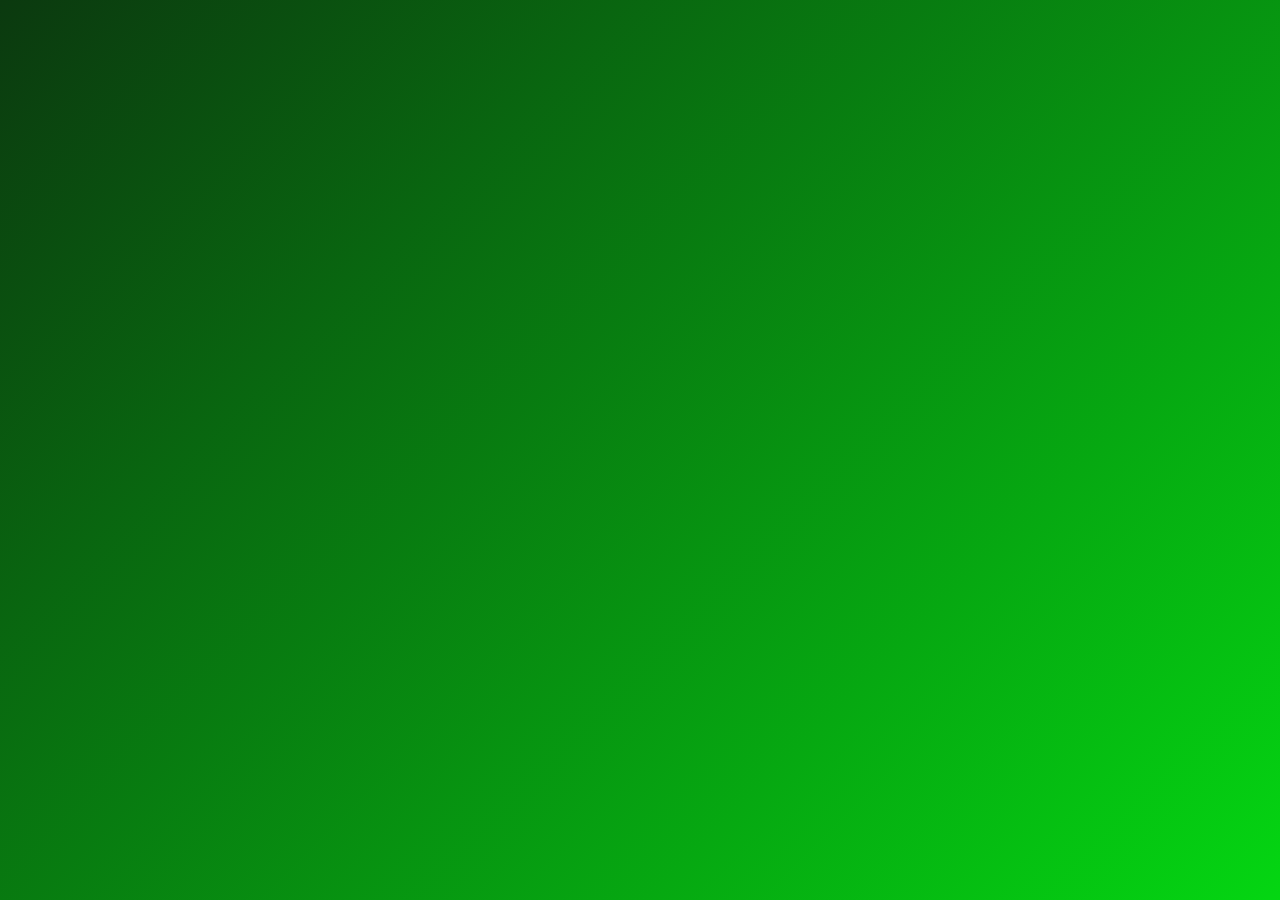
<file: index.html>
<!DOCTYPE html>
<html lang="es">
<head>
    <link href="https://cdn.jsdelivr.net/npm/bootstrap@5.3.3/dist/css/bootstrap.min.css" rel="stylesheet">
<link rel="stylesheet" href="css/styles.css">
  <meta charset="UTF-8" />
  <meta http-equiv="refresh" content="0; url=login.html" />
  <meta name="viewport" content="width=device-width, initial-scale=1.0" />
  <title>Alke Wallet</title>
</head>
<body>
  <p>Redirigiendo a <a href="login.html">login</a>...</p>
  <script src="https://code.jquery.com/jquery-3.7.1.min.js"></script>
<script src="https://cdn.jsdelivr.net/npm/bootstrap@5.3.3/dist/js/bootstrap.bundle.min.js"></script>
<script src="js/app.js"></script>
</body>
</html>
</file>
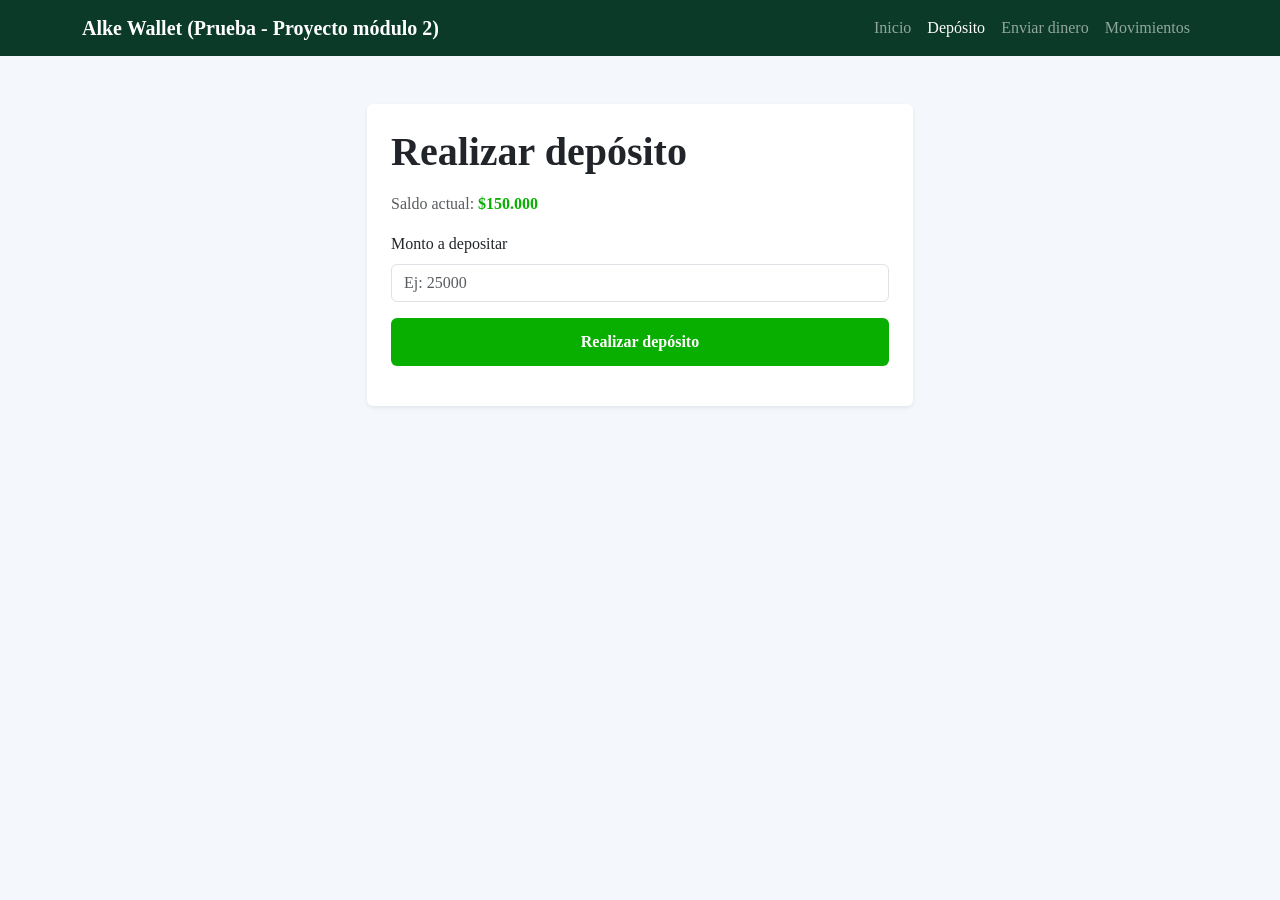
<file: deposit.html>
<!DOCTYPE html>
<html lang="es">
<head>
  <meta charset="UTF-8">
  <meta name="viewport" content="width=device-width, initial-scale=1.0">
  <title>Depósito | Alke Wallet</title>
  <link href="https://cdn.jsdelivr.net/npm/bootstrap@5.3.3/dist/css/bootstrap.min.css" rel="stylesheet">
  <link rel="stylesheet" href="css/styles.css">
</head>
<body class="wallet-bg-light">

  <nav class="navbar navbar-expand-lg navbar-dark wallet-navbar">
    <div class="container">
      <a class="navbar-brand fw-bold" href="menu.html">Alke Wallet (Prueba - Proyecto módulo 2)</a>
      <button class="navbar-toggler" type="button" data-bs-toggle="collapse" data-bs-target="#navWallet">
        <span class="navbar-toggler-icon"></span>
      </button>
      <div class="collapse navbar-collapse" id="navWallet">
        <ul class="navbar-nav ms-auto">
          <li class="nav-item"><a class="nav-link" href="menu.html">Inicio</a></li>
          <li class="nav-item"><a class="nav-link active" href="deposit.html">Depósito</a></li>
          <li class="nav-item"><a class="nav-link" href="sendmoney.html">Enviar dinero</a></li>
          <li class="nav-item"><a class="nav-link" href="transactions.html">Movimientos</a></li>
        </ul>
      </div>
    </div>
  </nav>

  <main class="container py-5">
    <div class="row justify-content-center">
      <div class="col-lg-6">
        <div class="card border-0 shadow-sm">
          <div class="card-body p-4">
            <h1 class="fw-bold mb-3">Realizar depósito</h1>
            <p class="text-muted">Saldo actual: <span class="fw-semibold text-wallet" id="depositCurrentBalance">$0</span></p>

            <form id="depositForm" novalidate>
              <div class="mb-3">
                <label for="depositAmount" class="form-label">Monto a depositar</label>
                <input type="number" class="form-control" id="depositAmount" min="1" placeholder="Ej: 25000" required>
                <div class="invalid-feedback">Ingresa un monto válido mayor a 0.</div>
              </div>

              <div class="d-grid">
                <button type="submit" class="btn btn-wallet">Realizar depósito</button>
              </div>
            </form>

            <div id="depositMessage" class="mt-3"></div>
          </div>
        </div>
      </div>
    </div>
  </main>

  <script src="https://code.jquery.com/jquery-3.7.1.min.js"></script>
  <script src="https://cdn.jsdelivr.net/npm/bootstrap@5.3.3/dist/js/bootstrap.bundle.min.js"></script>
  <script src="js/app.js"></script>
</body>
</html>
</file>
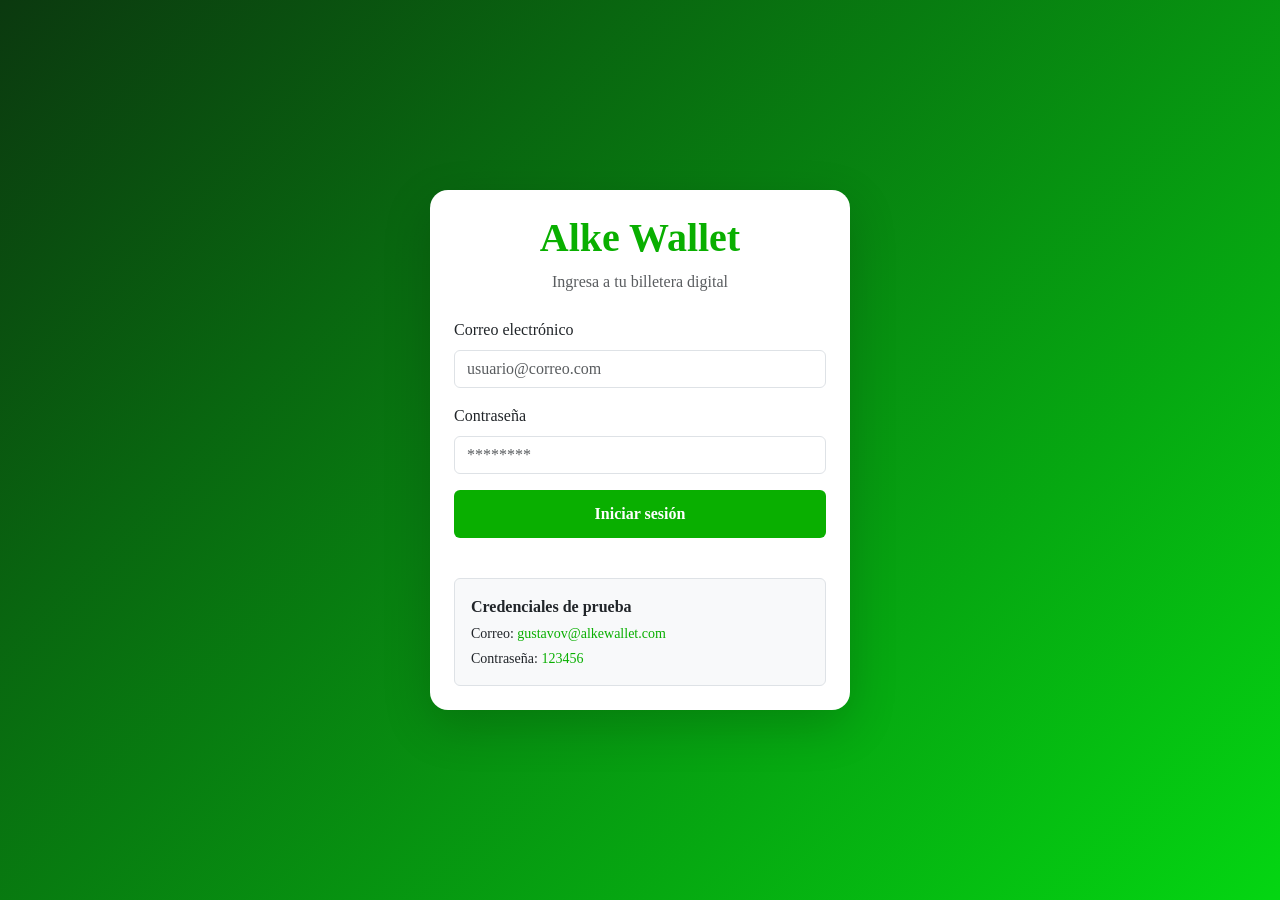
<file: login.html>
<!DOCTYPE html>
<html lang="es">
<head>
  <meta charset="UTF-8">
  <meta name="viewport" content="width=device-width, initial-scale=1.0">
  <title>Login | Alke Wallet</title>
  <link href="https://cdn.jsdelivr.net/npm/bootstrap@5.3.3/dist/css/bootstrap.min.css" rel="stylesheet">
  <link rel="stylesheet" href="css/styles.css">
</head>
<body class="wallet-bg">

  <main class="container min-vh-100 d-flex align-items-center justify-content-center">
    <div class="card shadow-lg border-0 wallet-card p-4" style="max-width: 420px; width: 100%;">
      <div class="text-center mb-4">
        <h1 class="fw-bold text-wallet">Alke Wallet</h1>
        <p class="text-muted mb-0">Ingresa a tu billetera digital</p>
      </div>

      <form id="loginForm" novalidate>
        <div class="mb-3">
          <label for="email" class="form-label">Correo electrónico</label>
          <input type="email" class="form-control" id="email" placeholder="usuario@correo.com" required>
          <div class="invalid-feedback">Ingresa un correo válido.</div>
        </div>

        <div class="mb-3">
          <label for="password" class="form-label">Contraseña</label>
          <input type="password" class="form-control" id="password" placeholder="********" required>
          <div class="invalid-feedback">La contraseña es obligatoria.</div>
        </div>

        <div class="d-grid">
          <button type="submit" class="btn btn-wallet">Iniciar sesión</button>
        </div>
      </form>

      <div id="loginMessage" class="mt-3 text-center small"></div>

      <div class="mt-4 p-3 rounded bg-light border">
        <p class="mb-1 fw-semibold">Credenciales de prueba</p>
        <p class="mb-1 small">Correo: <span class="text-wallet">gustavov@alkewallet.com</span></p>
        <p class="mb-0 small">Contraseña: <span class="text-wallet">123456</span></p>
      </div>
    </div>
  </main>

  <script src="https://code.jquery.com/jquery-3.7.1.min.js"></script>
  <script src="https://cdn.jsdelivr.net/npm/bootstrap@5.3.3/dist/js/bootstrap.bundle.min.js"></script>
  <script src="js/app.js"></script>
</body>
</html>
</file>
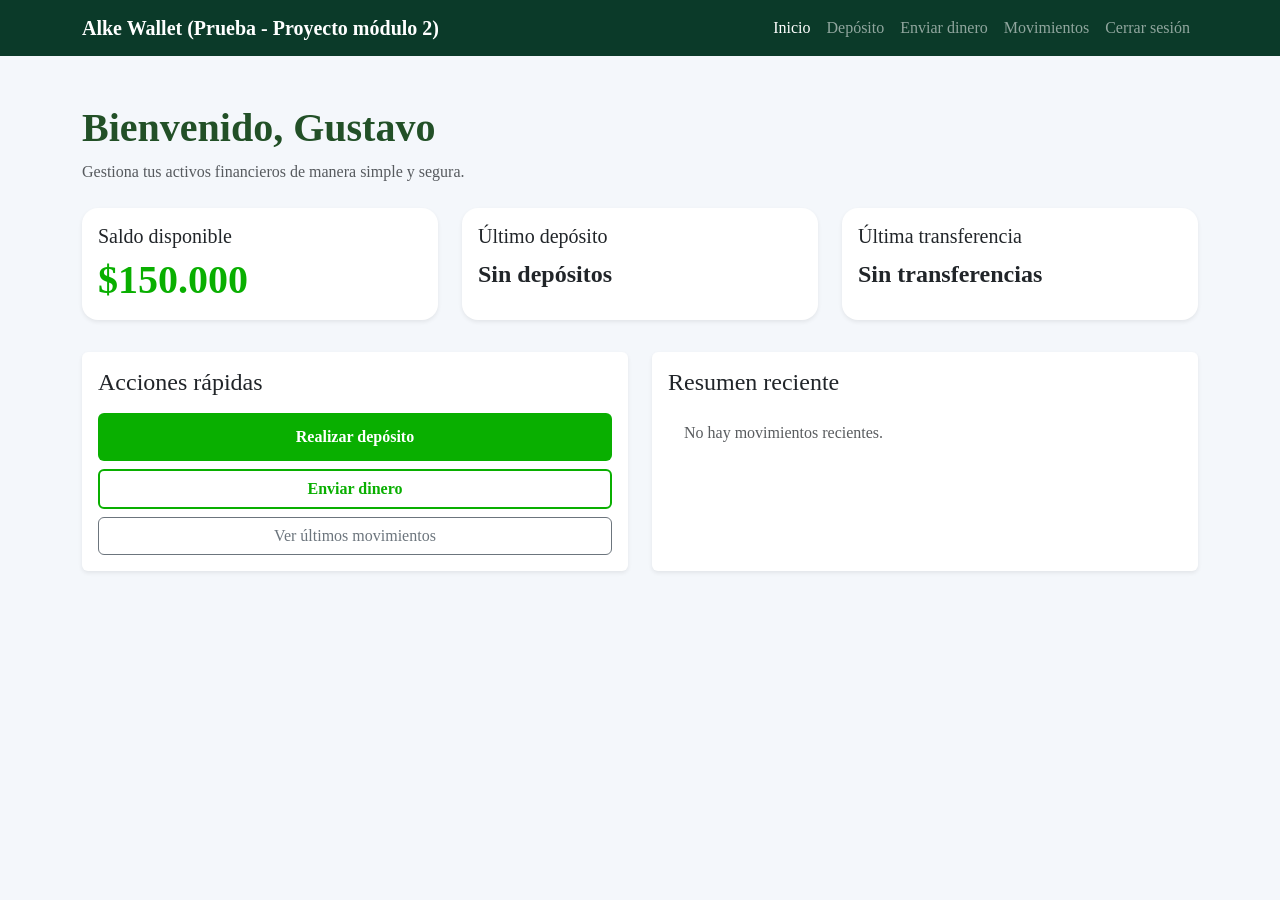
<file: menu.html>
<!DOCTYPE html>
<html lang="es">
<head>
  <meta charset="UTF-8">
  <meta name="viewport" content="width=device-width, initial-scale=1.0">
  <title>Menú | Alke Wallet(Prueba - Proyecto módulo 2)</title>
  <link href="https://cdn.jsdelivr.net/npm/bootstrap@5.3.3/dist/css/bootstrap.min.css" rel="stylesheet">
  <link rel="stylesheet" href="css/styles.css">
</head>
<body class="wallet-bg-light">

  <nav class="navbar navbar-expand-lg navbar-dark wallet-navbar">
    <div class="container">
      <a class="navbar-brand fw-bold" href="menu.html">Alke Wallet (Prueba - Proyecto módulo 2)</a>
      <button class="navbar-toggler" type="button" data-bs-toggle="collapse" data-bs-target="#navWallet">
        <span class="navbar-toggler-icon"></span>
      </button>

      <div class="collapse navbar-collapse" id="navWallet">
        <ul class="navbar-nav ms-auto">
          <li class="nav-item"><a class="nav-link active" href="menu.html">Inicio</a></li>
          <li class="nav-item"><a class="nav-link" href="deposit.html">Depósito</a></li>
          <li class="nav-item"><a class="nav-link" href="sendmoney.html">Enviar dinero</a></li>
          <li class="nav-item"><a class="nav-link" href="transactions.html">Movimientos</a></li>
          <li class="nav-item"><a class="nav-link" href="login.html" id="logoutBtn">Cerrar sesión</a></li>
        </ul>
      </div>
    </div>
  </nav>

  <main class="container py-5">
    <section class="mb-4">
      <h1 class="fw-bold">Bienvenido, <span id="userName">Usuario</span></h1>
      <p class="text-muted">Gestiona tus activos financieros de manera simple y segura.</p>
    </section>

    <section class="row g-4">
      <div class="col-md-4">
        <div class="card border-0 shadow-sm wallet-summary-card h-100">
          <div class="card-body">
            <h5 class="card-title">Saldo disponible</h5>
            <p class="display-6 fw-bold text-wallet mb-0" id="currentBalance">$0</p>
          </div>
        </div>
      </div>

      <div class="col-md-4">
        <div class="card border-0 shadow-sm wallet-summary-card h-100">
          <div class="card-body">
            <h5 class="card-title">Último depósito</h5>
            <p class="fs-4 fw-semibold mb-0" id="lastDeposit">Sin depósitos</p>
          </div>
        </div>
      </div>

      <div class="col-md-4">
        <div class="card border-0 shadow-sm wallet-summary-card h-100">
          <div class="card-body">
            <h5 class="card-title">Última transferencia</h5>
            <p class="fs-4 fw-semibold mb-0" id="lastTransfer">Sin transferencias</p>
          </div>
        </div>
      </div>
    </section>

    <section class="row g-4 mt-2">
      <div class="col-md-6">
        <div class="card border-0 shadow-sm h-100">
          <div class="card-body">
            <h4 class="mb-3">Acciones rápidas</h4>
            <div class="d-grid gap-2">
              <a href="deposit.html" class="btn btn-wallet">Realizar depósito</a>
              <a href="sendmoney.html" class="btn btn-outline-wallet">Enviar dinero</a>
              <a href="transactions.html" class="btn btn-outline-secondary">Ver últimos movimientos</a>
            </div>
          </div>
        </div>
      </div>

      <div class="col-md-6">
        <div class="card border-0 shadow-sm h-100">
          <div class="card-body">
            <h4 class="mb-3">Resumen reciente</h4>
            <ul class="list-group list-group-flush" id="recentTransactionsMenu">
              <li class="list-group-item text-muted">No hay movimientos recientes.</li>
            </ul>
          </div>
        </div>
      </div>
    </section>
  </main>

  <script src="https://code.jquery.com/jquery-3.7.1.min.js"></script>
  <script src="https://cdn.jsdelivr.net/npm/bootstrap@5.3.3/dist/js/bootstrap.bundle.min.js"></script>
  <script src="js/app.js"></script>
</body>
</html>
</file>
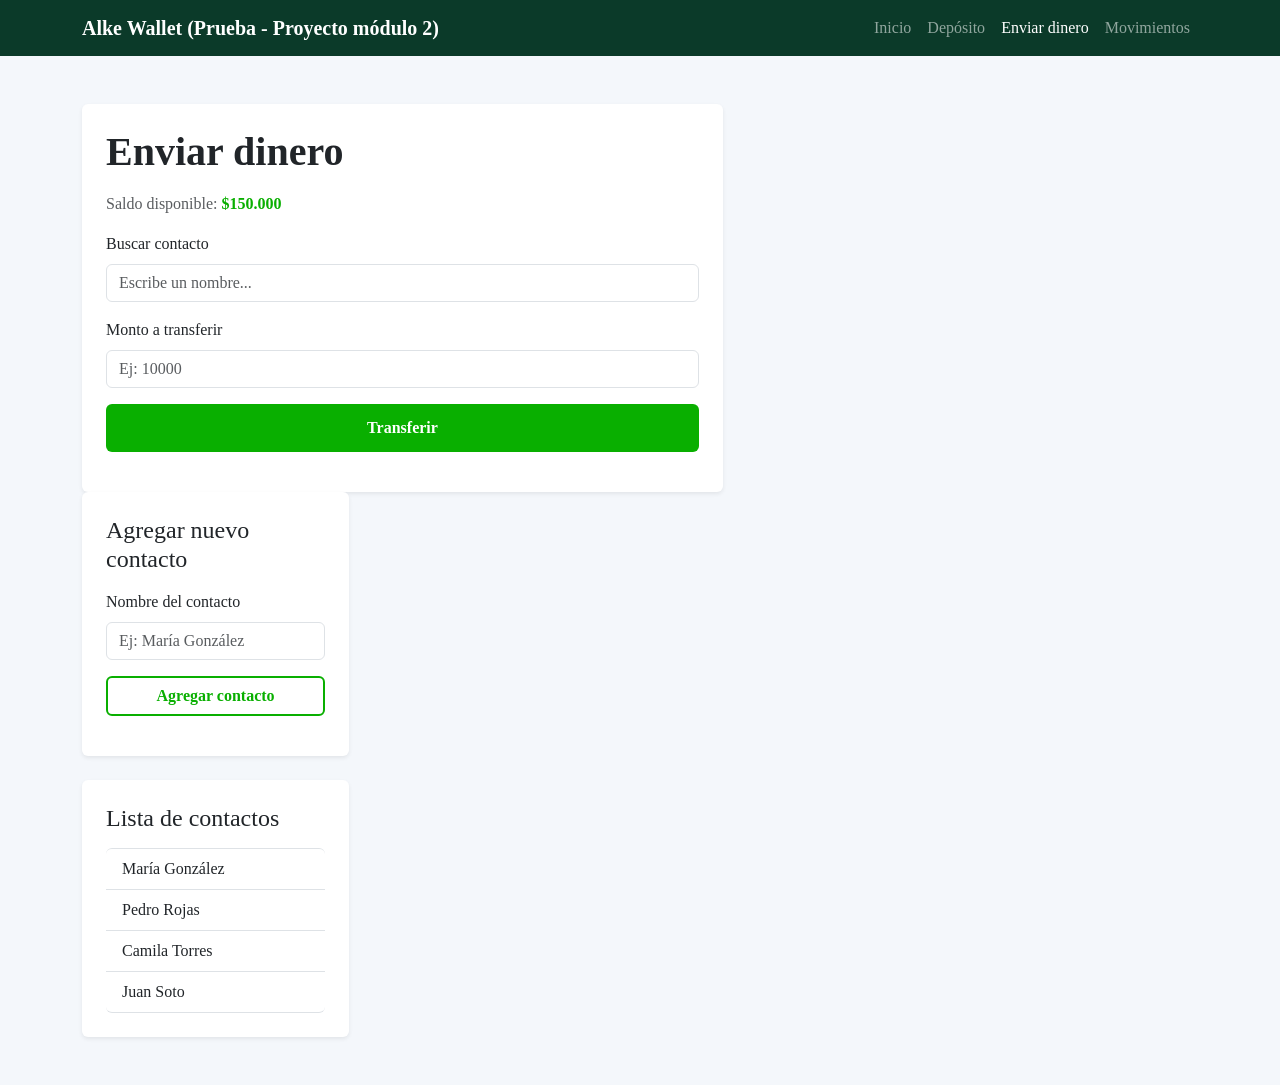
<file: sendmoney.html>
<!DOCTYPE html>
<html lang="es">
<head>
  <meta charset="UTF-8">
  <meta name="viewport" content="width=device-width, initial-scale=1.0">
  <title>Enviar dinero | Alke Wallet</title>
  <link href="https://cdn.jsdelivr.net/npm/bootstrap@5.3.3/dist/css/bootstrap.min.css" rel="stylesheet">
  <link rel="stylesheet" href="css/styles.css">
</head>
<body class="wallet-bg-light">

  <nav class="navbar navbar-expand-lg navbar-dark wallet-navbar">
    <div class="container">
      <a class="navbar-brand fw-bold" href="menu.html">Alke Wallet (Prueba - Proyecto módulo 2)</a>
      <button class="navbar-toggler" type="button" data-bs-toggle="collapse" data-bs-target="#navWallet">
        <span class="navbar-toggler-icon"></span>
      </button>
      <div class="collapse navbar-collapse" id="navWallet">
        <ul class="navbar-nav ms-auto">
          <li class="nav-item"><a class="nav-link" href="menu.html">Inicio</a></li>
          <li class="nav-item"><a class="nav-link" href="deposit.html">Depósito</a></li>
          <li class="nav-item"><a class="nav-link active" href="sendmoney.html">Enviar dinero</a></li>
          <li class="nav-item"><a class="nav-link" href="transactions.html">Movimientos</a></li>
        </ul>
      </div>
    </div>
  </nav>

  <main class="container py-5">
    <div class="row g-4">
      <div class="col-lg-7">
        <div class="card border-0 shadow-sm">
          <div class="card-body p-4">
            <h1 class="fw-bold mb-3">Enviar dinero</h1>
            <p class="text-muted">Saldo disponible: <span class="fw-semibold text-wallet" id="sendCurrentBalance">$0</span></p>

            <form id="sendMoneyForm" novalidate>
              <div class="mb-3">
                <label for="contactSearch" class="form-label">Buscar contacto</label>
                <input type="text" class="form-control" id="contactSearch" placeholder="Escribe un nombre..." list="contactList" required>
                <datalist id="contactList"></datalist>
                <div class="invalid-feedback">Selecciona o escribe un contacto.</div>
              </div>

              <div class="mb-3">
                <label for="sendAmount" class="form-label">Monto a transferir</label>
                <input type="number" class="form-control" id="sendAmount" min="1" placeholder="Ej: 10000" required>
                <div class="invalid-feedback">Ingresa un monto válido.</div>
              </div>

              <div class="d-grid">
                <!-- Botón que abre el modal -->
                 <div class="d-grid">
                <button type="button" class="btn btn-wallet" id="btnOpenTransferModal">Transferir</button>
              </div>
            </form>

            <div id="sendMessage" class="mt-3"></div>
          </div>
        </div>
      </div>

      <div class="col-lg-5">
        <div class="card border-0 shadow-sm mb-4">
          <div class="card-body p-4">
            <h4 class="mb-3">Agregar nuevo contacto</h4>
            <form id="addContactForm" novalidate>
              <div class="mb-3">
                <label for="newContact" class="form-label">Nombre del contacto</label>
                <input type="text" class="form-control" id="newContact" placeholder="Ej: María González" required>
              </div>
              <div class="d-grid">
                <button type="submit" class="btn btn-outline-wallet">Agregar contacto</button>
              </div>
            </form>
            <div id="contactMessage" class="mt-3"></div>
          </div>
        </div>

        <div class="card border-0 shadow-sm">
          <div class="card-body p-4">
            <h4 class="mb-3">Lista de contactos</h4>
            <ul class="list-group" id="contactsContainer"></ul>
          </div>
        </div>
      </div>
    </div>
    <!-- Modal de confirmación Bootstrap -->
<div class="modal fade" id="confirmTransferModal" tabindex="-1" aria-labelledby="confirmModalLabel" aria-hidden="true">
  <div class="modal-dialog modal-dialog-centered">
    <div class="modal-content">
      <div class="modal-header">
        <h5 class="modal-title" id="confirmModalLabel">Confirmar transferencia</h5>
        <button type="button" class="btn-close" data-bs-dismiss="modal" aria-label="Cerrar"></button>
      </div>
      <div class="modal-body" id="modalTransferDetail">
        ¿Confirmas la transferencia?
      </div>
      <div class="modal-footer">
        <button type="button" class="btn btn-secondary" data-bs-dismiss="modal">Cancelar</button>
        <button type="button" class="btn btn-wallet" id="btnConfirmTransfer">Confirmar</button>
      </div>
    </div>
  </div>
</div>
  </main>

  <script src="https://code.jquery.com/jquery-3.7.1.min.js"></script>
  <script src="https://cdn.jsdelivr.net/npm/bootstrap@5.3.3/dist/js/bootstrap.bundle.min.js"></script>
  <script src="js/app.js"></script>
</body>
</html>
</file>
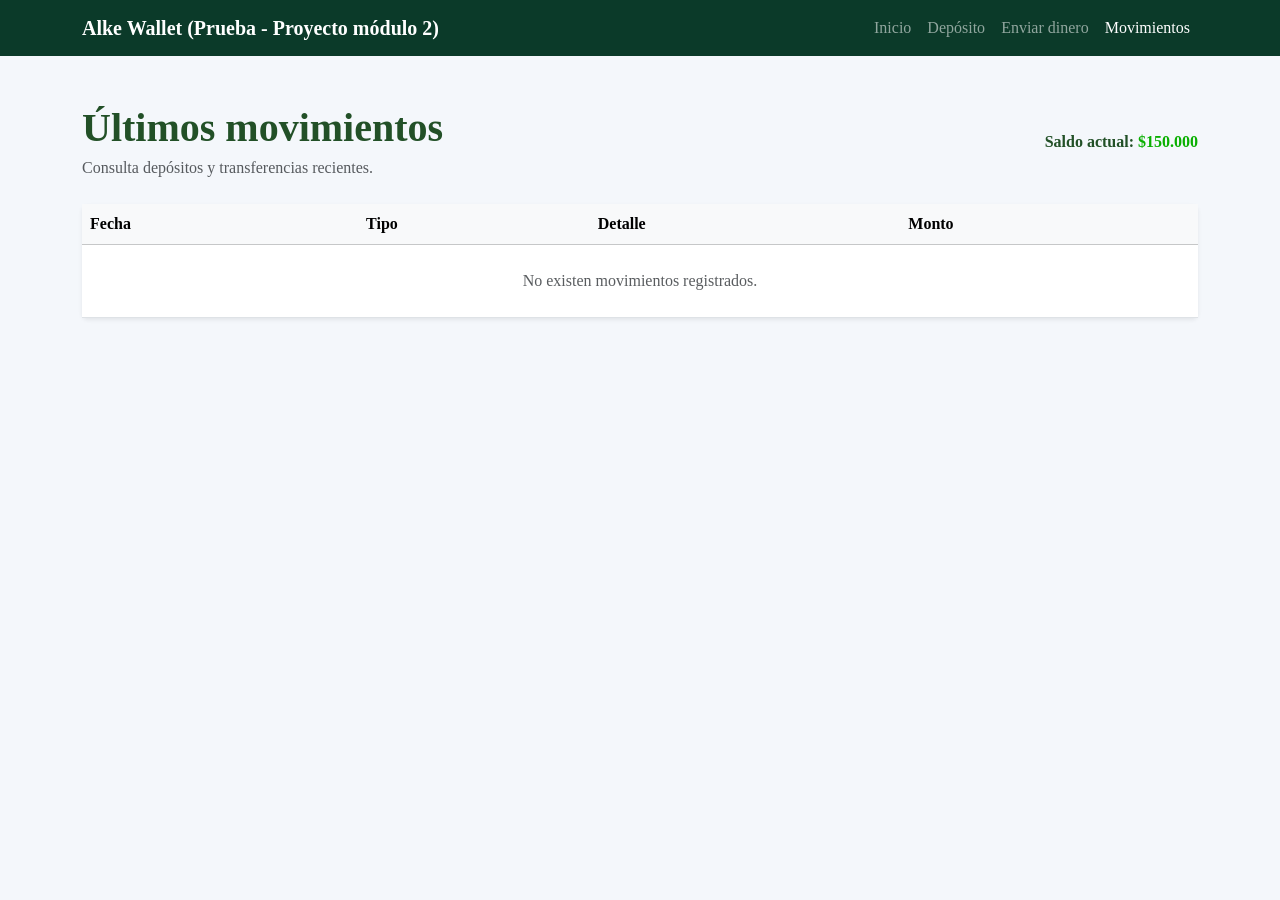
<file: transactions.html>
<!DOCTYPE html>
<html lang="es">
<head>
  <meta charset="UTF-8">
  <meta name="viewport" content="width=device-width, initial-scale=1.0">
  <title>Últimos movimientos | Alke Wallet</title>
  <link href="https://cdn.jsdelivr.net/npm/bootstrap@5.3.3/dist/css/bootstrap.min.css" rel="stylesheet">
  <link rel="stylesheet" href="css/styles.css">
</head>
<body class="wallet-bg-light">

  <nav class="navbar navbar-expand-lg navbar-dark wallet-navbar">
    <div class="container">
      <a class="navbar-brand fw-bold" href="menu.html">Alke Wallet (Prueba - Proyecto módulo 2)</a>
      <button class="navbar-toggler" type="button" data-bs-toggle="collapse" data-bs-target="#navWallet">
        <span class="navbar-toggler-icon"></span>
      </button>
      <div class="collapse navbar-collapse" id="navWallet">
        <ul class="navbar-nav ms-auto">
          <li class="nav-item"><a class="nav-link" href="menu.html">Inicio</a></li>
          <li class="nav-item"><a class="nav-link" href="deposit.html">Depósito</a></li>
          <li class="nav-item"><a class="nav-link" href="sendmoney.html">Enviar dinero</a></li>
          <li class="nav-item"><a class="nav-link active" href="transactions.html">Movimientos</a></li>
        </ul>
      </div>
    </div>
  </nav>

  <main class="container py-5">
    <div class="d-flex justify-content-between align-items-center mb-4 flex-wrap gap-2">
      <div>
        <h1 class="fw-bold mb-1">Últimos movimientos</h1>
        <p class="text-muted mb-0">Consulta depósitos y transferencias recientes.</p>
      </div>
      <div class="fw-semibold">Saldo actual: <span class="text-wallet" id="transactionsBalance">$0</span></div>
    </div>

    <div class="card border-0 shadow-sm">
      <div class="card-body p-0">
        <div class="table-responsive">
          <table class="table table-hover align-middle mb-0">
            <thead class="table-light">
              <tr>
                <th>Fecha</th>
                <th>Tipo</th>
                <th>Detalle</th>
                <th>Monto</th>
              </tr>
            </thead>
            <tbody id="transactionsTableBody">
              <tr>
                <td colspan="4" class="text-center text-muted py-4">No existen movimientos registrados.</td>
              </tr>
            </tbody>
          </table>
        </div>
      </div>
    </div>
  </main>

  <script src="https://code.jquery.com/jquery-3.7.1.min.js"></script>
  <script src="https://cdn.jsdelivr.net/npm/bootstrap@5.3.3/dist/js/bootstrap.bundle.min.js"></script>
  <script src="js/app.js"></script>
</body>
</html>
</file>
<file: css/styles.css>
:root {
  --wallet-primary: #09af00;
  --wallet-secondary: #0b3a29;
  --wallet-accent: #00d046;
  --wallet-bg: #f4f7fb;
  --wallet-card: #ffffff;
  --wallet-text: #225027;
}

body {
  font-family: Times, Helvetica, sans-serif;
  color: var(--wallet-text);
}

.wallet-bg {
  background: linear-gradient(135deg, #0b390f, #04d612);
}

.wallet-bg-light {
  background-color: var(--wallet-bg);
}

.wallet-card {
  border-radius: 18px;
}

.wallet-navbar {
  background-color: var(--wallet-secondary);
}

.text-wallet {
  color: var(--wallet-primary);
}

.btn-wallet {
  background-color: var(--wallet-primary);
  border: none;
  color: white;
  padding: 0.75rem 1rem;
  font-weight: 600;
  transition: 0.3s ease;
}

.btn-wallet:hover {
  background-color: #188518;
  color: white;
}

.btn-outline-wallet {
  border: 2px solid var(--wallet-primary);
  color: var(--wallet-primary);
  font-weight: 600;
}

.btn-outline-wallet:hover {
  background-color: var(--wallet-primary);
  color: white;
}

.wallet-summary-card {
  border-radius: 16px;
  background: var(--wallet-card);
}

.list-group-item {
  border-left: none;
  border-right: none;
}

.success-message {
  color: #198754;
  font-weight: 600;
}

.error-message {
  color: #dc3545;
  font-weight: 600;
}

@media (max-width: 768px) {
  h1 {
    font-size: 1.8rem;
  }
}
</file>
